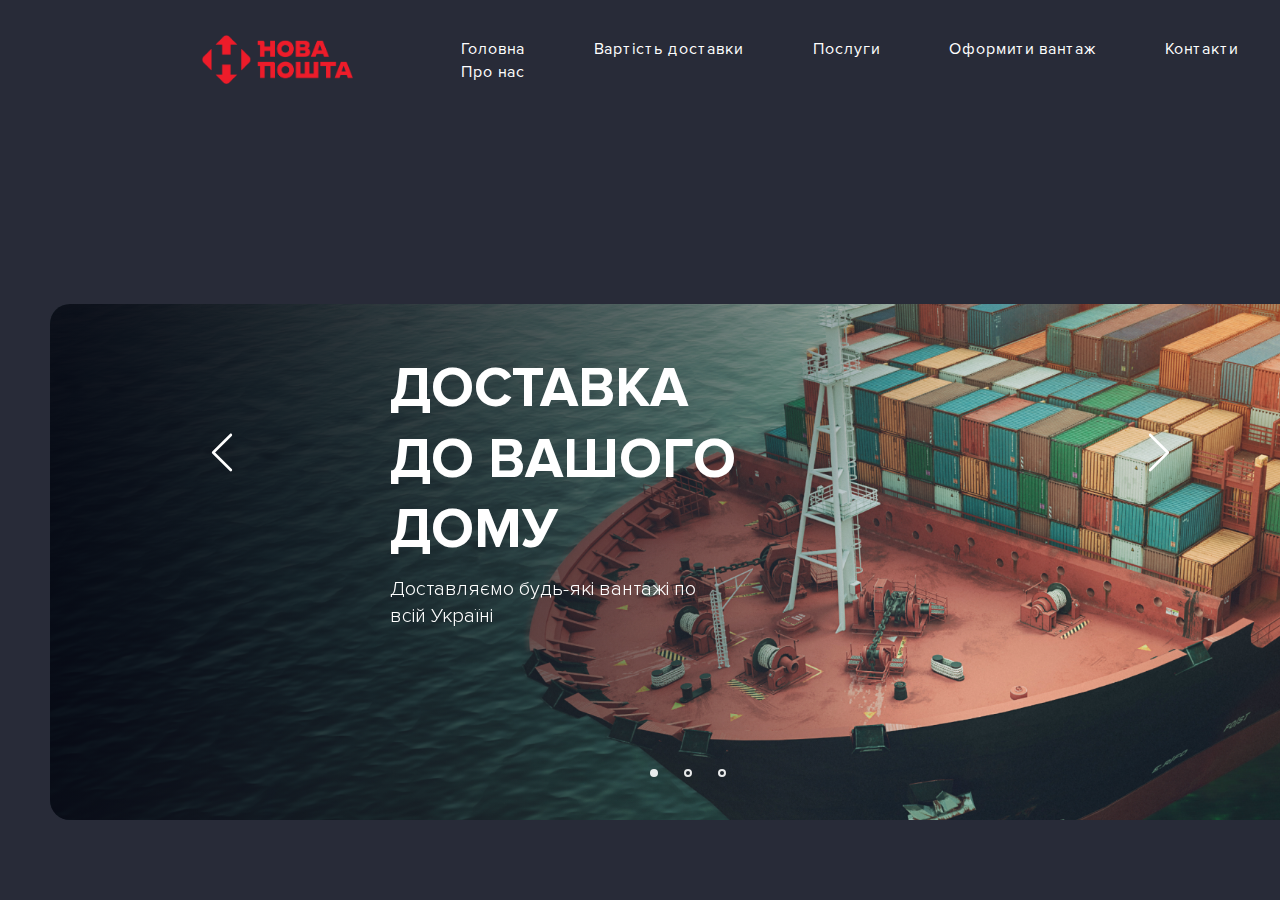
<file: index.html>
<!DOCTYPE html>
<html lang="en">
<head>
	<meta charset="UTF-8">
	<meta name="viewport" content="width=device-width, initial-scale=1.0, maximum-scale=1.0, user-scalable=no">
	<title>Master Tao Cargo</title>
	<link rel="stylesheet" href="./css/bootstrap.min.css">
	<link rel="stylesheet" type="text/css" href="./css/styles.css">
</head>
<body class="body">
	<div class="header">
		<div class="container">
			<div class="row d-flex justify-content-between align-items-center">
				<img src="assets/images/logo.png" alt="index" class="col-4 header__logo">
				
				<img src="assets/icons/burger.svg" alt="burger" class="header__burger col-6">
				<nav class="col-6 header__navigation regular">
					<a href="index.html">Головна</a>
					<a href="rozchet.html">Вартість доставки</a>
					<a href="poslugi.html">Послуги</a>
					<a href="#">Оформити вантаж</a>
					<a href="#">Контакти</a>
					<a href="#">Про нас</a>
				</nav>
			</div>
		</div>
	</div>

	<section class="first-slider">
		<div class="container">
			<div class="slider">
				<div class="item">
					<img src="assets/images/slider/first/first.png" alt="First image in slider">
					<div class="item__gradient"></div>

					<div class="item__content">
						<h1 class="bold">
							Доставка<p class="line-break"></p>до вашого дому
						</h1>

						<p class="light">
							Доставляємо будь-які вантажі по всій Україні				
								</p>

						
						<a href="#calculation">
							<button src="#caclculation">
								<p class="semibold">
									Розрахувати вартість							
									</p>

								<img src="assets/icons/buttons/button-arrow.svg" alt="arrow">
							</button>
						</a>
					</div>
				</div>

				<div class="item">
					<img src="assets/images/slider/first/second.png" alt="Second image in slider">
					<div class="item__gradient"></div>

					<div class="item__content">
						<h1 class="bold">
							Страхування товару
						</h1>

						<p class="light">
							Якщо вантаж буде втрачено або пошкоджено, ми повернемо гроші						</p>
						
						<a href="#calculation">
							<button>
								<p class="semibold">
									Розрахувати вартість
								</p>

								<img src="assets/icons/buttons/button-arrow.svg" alt="arrow">
							</button>
						</a>
					</div>
				</div>

			

				<div class="item">
					<img src="assets/images/maibutne.jpg" alt="Fourth image in slider">
					<div class="item__gradient"></div>

					<div class="item__content">
						<h1 class="bold">
							Доставка майбутнього
						</h1>
						
						<a href="#calculation">
							<button style="margin-top: 90px;">
								<p class="semibold">
									Розрахувати вартість								</p>

								<img src="assets/icons/buttons/button-arrow.svg" alt="arrow">
							</button>
						</a>
					</div>
				</div>
			</div>

			<div class="dots"></div>
	</section>



	<script src="./js/jQuery-v3.6.0.js"></script>
	<script src="./js/slick.min.js"></script>
	<script src="./js/bootstrap.bundle.min.js"></script>
	<script src="./js/bootstrap.min.js"></script>
	<script src="./js/main.js"></script>
</body>
</html>
</file>
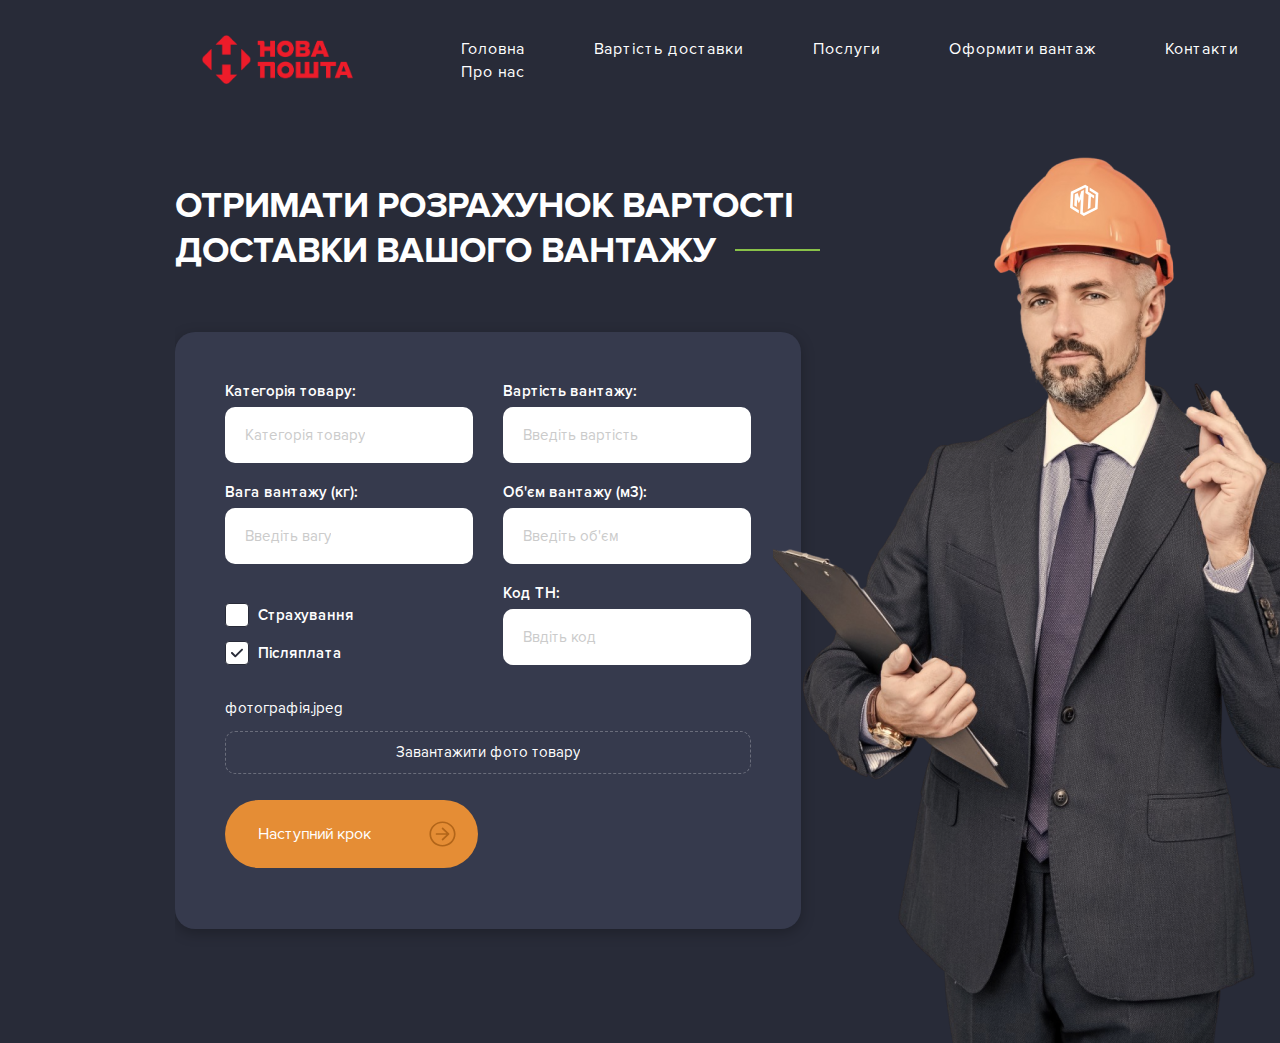
<file: rozchet.html>
<!DOCTYPE html>
<html lang="ua">

<head>
    <meta charset="UTF-8">
    <meta name="viewport" content="width=device-width, initial-scale=1.0">
    <title>fff</title>
    <link rel="stylesheet" href="./css/bootstrap.min.css">
    <link rel="stylesheet" type="text/css" href="./css/styles.css">
</head>

<body class="body">
    <div class="header">
        <div class="container">
            <div class="row d-flex justify-content-between align-items-center">
                <img src="assets/images/logo.png" alt="Logo" class="col-4 header__logo">

                <img src="assets/icons/burger.svg" alt="burger" class="header__burger col-6">
                <nav class="col-6 header__navigation regular">
                    <a href="index.html">Головна</a>
                    <a href="rozchet.html">Вартість доставки</a>
                    <a href="poslugi.html">Послуги</a>
                    <a href="#">Оформити вантаж</a>
                    <a href="#">Контакти</a>
                    <a href="#">Про нас</a>
                </nav>
            </div>
        </div>
    </div>


    <body>
        <section class="calculation" id="calculation">
            <div class="container">
                <div class="row calculation__main">
                    <div class="col-8 window">
                        <h1 class="bold">
                            Отримати розрахунок вартості доставки вашого вантажу                            <img src="assets/icons/line/line.svg" alt="green line">
                        </h1>

                        <div class="row window__form">
                            <div class="row">
                                <div class="col-6">
                                    <div class="item">
                                        <p class="semibold">
                                            Категорія товару:                                        </p>

                                        <input type="text" placeholder="Категорія товару" class="regular">
                                    </div>
                                    <div class="item">
                                        <p class="semibold">
                                            Вага вантажу (кг):                                        </p>

                                        <input type="number" placeholder="Введіть вагу" class="regular">
                                    </div>

                                    <div class="checkbox-item">
                                        <label class="item">
                                            <p class="semibold">
                                                Страхування                                            </p>

                                            <input type="checkbox" class="regular">
                                            <span class="checkmark">
                                                <img src="assets/icons/buttons/checked.svg" alt="checked">
                                            </span>
                                        </label>

                                        <label class="item">
                                            <p class="semibold">
                                                Післяплата                                  
                                              </p>

                                            <input type="checkbox" checked="checked" class="regular">
                                            <span class="checkmark">
                                                <img src="assets/icons/buttons/checked.svg" alt="checked">
                                            </span>
                                        </label>
                                    </div>
                                </div>

                                <div class="col-6">
                                    <div class="item">
                                        <p class="semibold">
                                            Вартість вантажу:                                        </p class="semibold">

                                        <input type="number" placeholder="Введіть вартість" class="regular">
                                    </div>
                                    <div class="item">
                                        <p class="semibold">
                                            Об'єм вантажу (м3):                                        </p>

                                        <input type="number" placeholder="Введіть об'єм" class="regular">
                                    </div>
                                    <div class="item CNoFEA">
                                        <p class="semibold">
                                            Код ТН:                                        </p>

                                        <input type="text" placeholder="Ввдіть код" class="regular">
                                    </div>
                                </div>
                            </div>

                            <div class="row">
                                <label for="file-input" class="file-item">
                                    <p>фотографія.jpeg</p>
                                    <input id="file-input" type="file">

                                    <div class="file-placeholder">
                                        <p>Завантажити фото товару</p>
                                    </div>
                                </label>
                            </div>

                            <div class="row">
                                <button class="next-step">
                                    <p>
                                        Наступний крок                                    </p>

                                    <img src="assets/icons/buttons/button-arrow.svg" alt="Arrow">
                                </button>
                            </div>
                        </div>
                    </div>

                    <img src="assets/images/calc__man.png" alt="Man" class="col-4 calculation__main__man">
                    <img src="assets/images/calc__logo.svg" alt="Logo" class="calculation__main__logo">
                </div>
            </div>
        </section>
    </body>

</html>
</file>
<file: css/styles.css>
@import 'fonts.css';
* {
  margin: 0;
  padding: 0;
  box-sizing: border-box;
  overflow-x: hidden;
}

body {
  display: grid;
  font-family: "Proxima Nova", sans-serif;
  color: #ffffff;
  background-color: #282B38;
  overflow-x: hidden;
}

.container {
  width: 100vw;
  margin: 0 auto;
  padding: 0;
}

.bold {
  font-weight: 600;
}

.semibold {
  font-weight: 550;
}

.regular {
  font-weight: 400;
}

.light {
  font-weight: 300;
}

.header {
  width: 100vw;
  margin: 0;
  padding: 26px 0 0 20.25%;
  z-index: 1000;
}
.header * {
  margin: 0;
  padding: 0;
  overflow-y: hidden;
}

.header__logo {
  max-width: 170px;
  max-height: 75px;
}

.header__burger {
  display: none;
}

.header__navigation {
  width: calc(100% - 172px - 97px);
  margin-left: 4.899%;
  margin-top: 0.303%;
  font-size: 16px;
  line-height: 146%;
}
.header__navigation a {
  text-decoration: none;
  letter-spacing: 1px;
  color: #ffffff;
  transition: color 0.3s ease;
}
.header__navigation a:not(:last-child) {
  margin-right: 7.5%;
}
.header__navigation a:hover {
  color: #E58D35;
}

.first-slider {
  width: 100vw;
  z-index: 800;
  margin: 39.65px 0 0;
  padding: 0 50px;
  overflow: hidden;
}
.first-slider * {
  margin: 0;
  padding: 0;
  overflow-y: hidden;
}
.first-slider .container {
  position: relative;
  max-width: 1820px;
}
.first-slider .slider {
  position: relative;
}
.first-slider .slider .item {
  position: relative;
  display: inline-block;
}
.first-slider .slider .item:not(:last-child) {
  margin-right: 0.5%;
}
.first-slider .slider .item img {
  max-width: 1820px;
  max-height: 700px;
  border-radius: 20px;
}
.first-slider .slider .item .item__gradient {
  width: 65%;
  height: 100%;
  position: absolute;
  top: 0;
  left: 0;
  border-radius: 20px 0 0 20px;
  background: linear-gradient(103deg, rgba(4, 5, 17, 0.72) 0%, rgba(88, 88, 88, 0) 90%);
  z-index: 850;
}
.first-slider .slider .slick-prev, .first-slider .slider .slick-next {
  position: absolute;
  top: 329.32px;
  border: 0;
  background-color: transparent;
  z-index: 850;
}
.first-slider .slider .slick-prev img, .first-slider .slider .slick-next img {
  width: 22.14px;
  height: 41.36px;
}
.first-slider .slider .slick-prev {
  left: 160.95px;
}
.first-slider .slider .slick-next {
  right: 159.95px;
}
.first-slider .slider .item__content {
  max-width: 463px;
  max-height: 309px;
  position: absolute;
  top: 163px;
  left: 340px;
  margin: 0;
  padding: 0;
  z-index: 900;
}
.first-slider .slider .item__content * {
  margin: 0;
  padding: 0;
}
.first-slider .slider .item__content h1 {
  font-size: 56px;
  line-height: 126%;
  text-transform: uppercase;
  margin-bottom: 10px;
}
.first-slider .slider .item__content p {
  width: 321px;
  font-size: 20px;
  line-height: 135.5%;
}
.first-slider .slider .item__content button {
  width: 293px;
  height: 68px;
  position: relative;
  margin-top: 37px;
  border: 2px solid transparent;
  border-radius: 90px;
  color: #ffffff;
  background-color: #E58D35;
  cursor: pointer;
  transition: 0.3s ease;
}
.first-slider .slider .item__content button:hover {
  border: 2px solid #E58D35;
  color: #E58D35;
  background-color: #ffffff;
  transition: 0.3s ease;
}
.first-slider .slider .item__content button p {
  position: absolute;
  top: 20px;
  right: 16px;
  font-size: 16px;
  line-height: 146%;
}
.first-slider .slider .item__content button img {
  width: 26.16px;
  height: 26.16px;
  position: absolute;
  top: 19px;
  right: 20px;
}
.first-slider .slider .item__content button .line-break {
  display: none;
}
.first-slider .dots {
  position: absolute;
  bottom: 36px;
  left: 855px;
}
.first-slider .dots ul {
  list-style: none;
}
.first-slider .dots ul li {
  display: inline-block;
}
.first-slider .dots ul li:not(:last-child) {
  margin-right: 26px;
}
.first-slider .dots ul li button {
  width: 8px;
  height: 8px;
  text-indent: -9999px;
  border: 0;
  background: url("../assets/icons/sliders/first_slider/dot.svg") no-repeat;
  background-size: cover;
  overflow: hidden;
}
.first-slider .dots ul .slick-active button {
  background: url("../assets/icons/sliders/first_slider/filled-dot.svg") no-repeat;
}

.calculation {
  margin-top: 62px;
}
.calculation * {
  margin: 0;
  padding: 0;
}
.calculation .container {
  max-width: 100% !important;
}
.calculation .calculation__main {
  width: 1158px;
  height: 888px;
  position: relative;
  margin-left: 390px;
}
.calculation .window h1 {
  margin-top: 29px;
  font-size: 36px;
  line-height: 124.5%;
  text-transform: uppercase;
}
.calculation .window h1 img {
  width: 85px;
  height: 2px;
  margin-top: -5px;
  margin-left: 10px;
}

.window__form {
  width: 626px;
  height: 597px;
  display: flex;
  margin-top: 59px;
  padding: 50px 20px 50px 50px;
  border: 0;
  border-radius: 20px;
  box-shadow: 0px 4px 14px rgba(0, 0, 0, 0.25);
  background-color: #363A4D;
}
.window__form .item:not(:last-child) {
  margin-bottom: 20px;
}
.window__form .item p {
  font-size: 15px;
  line-height: 126%;
}
.window__form .item input {
  width: 248px;
  height: 56px;
  position: relative;
  margin-top: 6px;
  padding: 0 20px;
  font-size: 15px;
  line-height: 126%;
  border: 0;
  border-radius: 10px;
  background-color: #ffffff;
}
.window__form .item input::-moz-placeholder {
  position: absolute;
  top: 19px;
  left: 20px;
  font-size: 15px;
  line-height: 126%;
  color: #CBCBCB;
}
.window__form .item input::placeholder {
  position: absolute;
  top: 19px;
  left: 20px;
  font-size: 15px;
  line-height: 126%;
  color: #CBCBCB;
}
.window__form .checkbox-item {
  margin-top: 39px;
}
.window__form .checkbox-item .item {
  height: 24px;
  position: relative;
  display: flex;
  align-items: center;
  white-space: nowrap;
  cursor: pointer;
}
.window__form .checkbox-item .item:not(:last-child) {
  margin-bottom: 14px;
}
.window__form .checkbox-item .item input {
  display: none;
}
.window__form .checkbox-item .item input:checked ~ .checkmark img {
  position: absolute;
  left: 5px;
  top: 5px;
  display: block;
}
.window__form .checkbox-item .item .checkmark {
  position: absolute;
  width: 24px;
  height: 24px;
  border: 1px solid #282B38;
  border-radius: 4px;
  background-color: #ffffff;
}
.window__form .checkbox-item .item .checkmark img {
  display: none;
}
.window__form .checkbox-item .item p {
  position: absolute;
  left: 33.2px;
  font-size: 15px;
  line-height: 126%;
}
.window__form .file-item {
  margin-top: 23px;
  margin-bottom: 14px;
}
.window__form .file-item input {
  display: none;
}
.window__form .file-item p {
  font-size: 15px;
  line-height: 126%;
}
.window__form .file-item .file-placeholder {
  width: 526px;
  height: 43px;
  display: flex;
  justify-content: center;
  align-items: center;
  margin-top: 13px;
  border: 1px dashed rgba(255, 255, 255, 0.26);
  border-radius: 10px;
}
.window__form .next-step {
  width: 253px;
  height: 68px;
  position: relative;
  display: flex;
  justify-content: space-between;
  align-items: center;
  margin: 0;
  padding: 0;
  border: 2px solid transparent;
  border-radius: 90px;
  color: #ffffff;
  background-color: #E58D35;
  transition: 0.2s ease;
}
.window__form .next-step:hover {
  border: 2px solid #E58D35;
  color: #E58D35;
  background-color: #ffffff;
  transition: 0.3s ease;
}
.window__form .next-step p {
  position: absolute;
  left: 31px;
  top: 21px;
  margin: 0;
  font-size: 16px;
  line-height: 146%;
}
.window__form .next-step img {
  width: 26.16px;
  height: 26.16px;
  position: absolute;
  right: 20.42px;
}

.calculation__main__man {
  width: 560px;
  height: 888px;
  position: absolute;
  right: 0;
}

.calculation__main__logo {
  width: 28.49px;
  height: 33.04px;
  position: absolute;
  top: 29.52px;
  right: 234.26px;
}

@media (max-width: 1440px) {
  .header {
    padding: 26px 0 0 15%;
  }
  .first-slider {
    margin: 26.65px 0 0;
    padding: 0 auto;
  }
  .first-slider .slider .item img {
    max-width: 1340px;
  }
  .first-slider .slider .slick-prev, .first-slider .slider .slick-next {
    top: calc(50% - 41.36px);
  }
  .first-slider .slider .item__content {
    top: 50px;
  }
  .first-slider .dots {
    left: calc(50% - 40px);
  }
  .calculation__main {
    margin-left: 175px !important;
  }
}
@media (max-width: 1024px) {
  .header {
    padding: 26px 0 0 6%;
  }
  .header__navigation a:not(:last-child) {
    margin-right: 5%;
  }
  .first-slider {
    margin: 26.65px 0 0;
    padding: 0 50px;
  }
  .first-slider .slider .item img {
    max-width: 924px;
  }
  .first-slider .slider .item .item__gradient {
    width: 100%;
    border-radius: 20px;
    background: rgba(4, 9, 17, 0.6);
  }
  .first-slider .slider .slick-prev {
    left: calc(7.5% - 22.14px);
  }
  .first-slider .slider .slick-next {
    right: calc(16% - 22.14px);
  }
  .first-slider .slider .item__content {
    max-width: 100%;
    top: 75px;
    left: 150px;
  }
  .first-slider .slider .item__content h1 {
    font-size: 36px;
  }
  .first-slider .slider .item__content button {
    width: 263px;
    height: 58px;
    margin-top: 35px;
  }
  .first-slider .slider .item__content button p {
    top: 16px;
    right: 0;
  }
  .first-slider .slider .item__content button img {
    top: 14px;
    right: 16px;
  }
  .first-slider .dots {
    bottom: 15px;
    left: calc(45% - 40px);
  }
  .calculation__main {
    width: 928px;
    max-height: 800px !important;
    margin-left: 50px !important;
  }
  .calculation__main__man {
    width: 373.33px;
    height: 592px;
    top: 22.5%;
    right: 17.5%;
  }
  .calculation__main__logo {
    width: 18.9933px;
    height: 16.52px;
    top: 26%;
    right: 31.5%;
  }
}
@media (max-width: 768px) {
  .header {
    padding: 26px 0 0 0;
  }
  .header__logo {
    margin-left: 7.5%;
  }
  .header__burger {
    max-width: 27.5px;
    max-height: 25px;
    display: block;
    margin-right: 5.4%;
  }
  .header__navigation {
    display: none;
  }
  .first-slider {
    margin: 26.65px 0 0;
    padding: 0;
  }
  .first-slider .slider .item img:not(.item__content img) {
    max-width: 768px;
    min-height: 355.38px;
    border-radius: 0;
  }
  .first-slider .slider .item .item__gradient {
    border-radius: 0;
  }
  .first-slider .slider .item .item__content {
    left: 100px;
  }
  .first-slider .slider .item .item__content button {
    margin-top: 25px;
  }
  .calculation {
    width: 734px;
    margin: 68px auto 0;
  }
  .calculation__main__man, .calculation__main__logo {
    display: none;
  }
}
@media (max-width: 426px) {
  .header {
    padding: 18px 0 0 0;
  }
  .header__logo {
    margin-left: 5.35%;
  }
  .first-slider {
    margin: 18px 0 0;
    padding: 0;
  }
  .first-slider .slider .item {
    position: relative;
    margin: 0 !important;
  }
  .first-slider .slider .item img:not(.item__content img) {
    position: relative;
    left: -25%;
    width: 1820px;
    height: 649px;
  }
  .first-slider .slider .item .item__gradient {
    position: absolute;
    left: -25%;
  }
  .first-slider .slider .item .item__content {
    width: 335px;
    top: 187px;
    left: 50px;
    text-align: center;
  }
  .first-slider .slider .item .item__content h1 {
    font-size: 32px;
  }
  .first-slider .slider .item .item__content p {
    width: 335px;
    line-height: 126%;
    font-size: 16px;
  }
  .first-slider .slider .item .item__content button {
    width: 295px;
    height: 68px;
    position: relative;
    margin-top: 18px;
  }
  .first-slider .slider .item .item__content button p {
    top: 20px;
    right: 12px;
  }
  .first-slider .slider .item .item__content button img {
    top: 18px;
    right: 19px;
  }
  .first-slider .slider .slick-prev, .first-slider .slider .slick-next {
    display: none !important;
  }
  .first-slider .dots {
    bottom: 36px;
    left: calc(50% - 40px);
  }
  .calculation {
    margin-top: 48px;
  }
  .calculation__main {
    max-height: 1015px !important;
    height: 1015px !important;
    margin-left: 50px !important;
  }
  .window {
    width: 335px;
  }
  .window h1 {
    text-align: center;
    font-size: 24px !important;
    line-height: 124.5%;
    margin: 0 !important;
  }
  .window h1 img {
    display: block;
    margin: 23px auto 0 !important;
  }
  .window__form {
    width: 335px;
    height: 846px;
    position: relative;
    margin-top: 54px;
    padding: 52px 30px;
  }
  .window__form .row {
    display: block;
  }
  .window__form .col-6 {
    width: 100%;
    height: 182px;
    margin: 0;
    overflow-y: hidden;
  }
  .window__form .col-6:not(:last-child) {
    margin-bottom: 20px;
  }
  .window__form input {
    width: 275px !important;
  }
  .window__form .checkbox-item {
    width: 100%;
    position: absolute;
    top: 423.5px;
  }
  .window__form .CNoFEA {
    position: absolute;
    top: 542.5px;
  }
  .window__form .file-item {
    position: absolute;
    top: 620px;
  }
  .window__form .file-item .file-placeholder {
    width: 275px;
  }
  .window__form .next-step {
    width: 275px;
    position: absolute;
    top: 744px;
  }
  .window__form .next-step img {
    top: 19px;
    right: 17px;
  }
}
@media (max-width: 376px) {
  .first-slider {
    margin: 18px 0 0;
    padding: 0;
  }
  .first-slider .slider .item {
    position: relative;
    margin: 0 !important;
  }
  .first-slider .slider .item img:not(.item__content img) {
    position: relative;
    left: -25%;
    width: 1820px;
    height: 649px;
  }
  .first-slider .slider .item .item__gradient {
    position: absolute;
    left: -25%;
  }
  .first-slider .slider .item .item__content {
    width: 335px;
    top: 187px;
    left: 20px;
    text-align: center;
  }
  .first-slider .slider .item .item__content h1 {
    font-size: 32px;
  }
  .first-slider .slider .item .item__content p {
    width: 335px;
    margin-bottom: 1.5px;
    line-height: 126%;
    font-size: 16px;
  }
  .first-slider .slider .item .item__content button {
    width: 295px;
    height: 68px;
    position: relative;
    margin-top: 17px;
  }
  .first-slider .slider .item .item__content button p {
    top: 20px;
    right: 12px;
  }
  .first-slider .slider .item .item__content button img {
    top: 18px;
    right: 19px;
  }
  .first-slider .slider .item .item__content button .line-break {
    display: block;
  }
  .first-slider .slider .slick-prev, .first-slider .slider .slick-next {
    display: none !important;
  }
  .first-slider .dots {
    bottom: 36px;
    left: 133px;
  }
  .calculation__main {
    margin-left: 20px !important;
  }
}/*# sourceMappingURL=styles.css.map */
</file>
